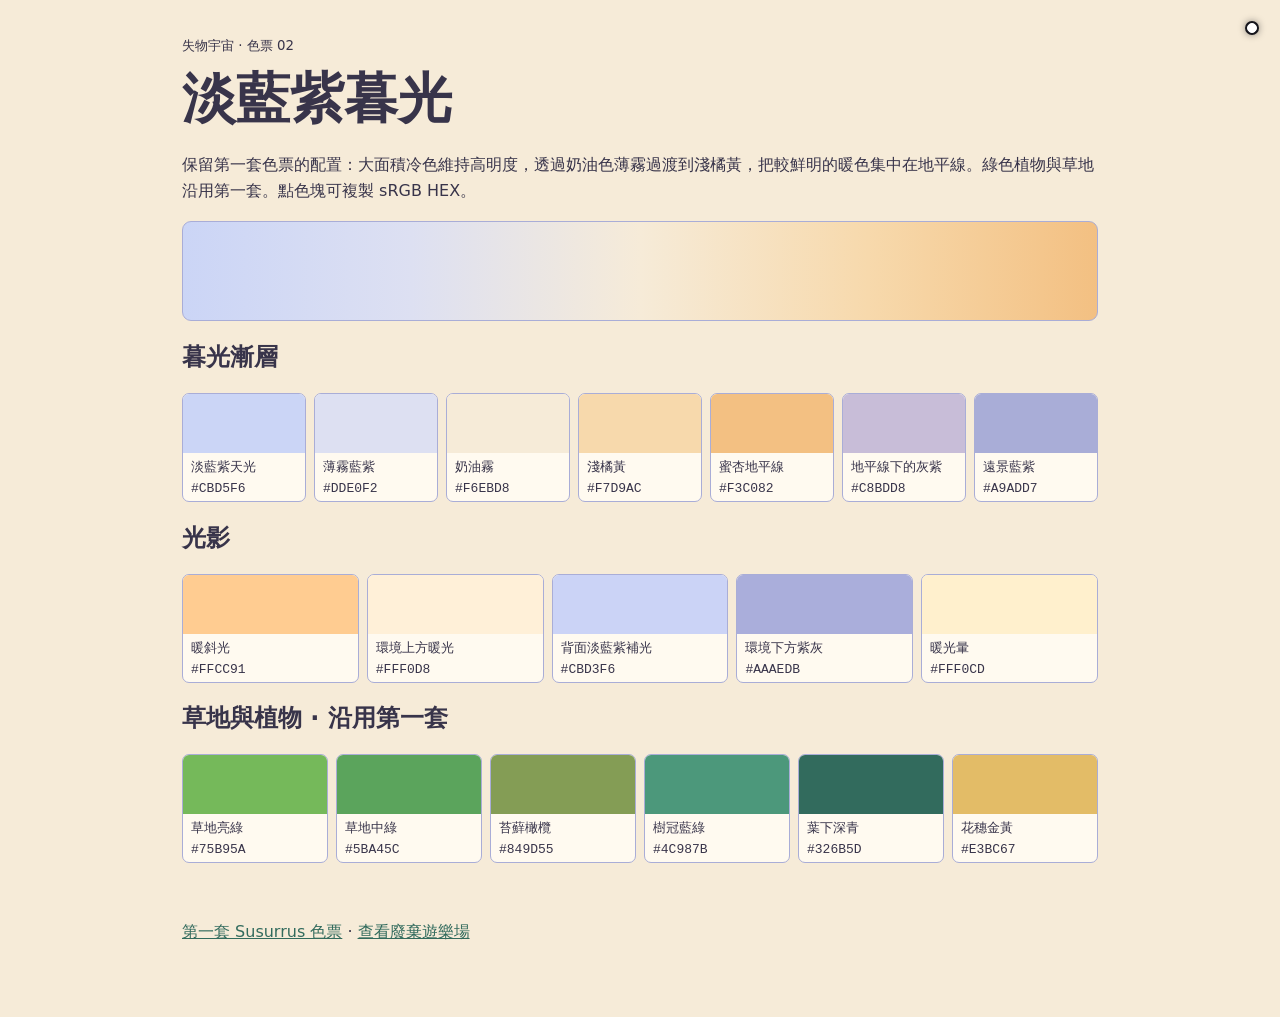
<file: lavender-dusk-palette.html>
<!doctype html><html lang="zh-Hant"><meta charset="utf-8"><meta name="viewport" content="width=device-width,initial-scale=1"><title>失物宇宙｜淡藍紫暮光色票</title>
<link rel="stylesheet" href="mobile-preview.css">
<script defer src="mobile-preview.js"></script>
<style>
*{box-sizing:border-box}body{margin:0;background:#f6ebd8;color:#38344a;font-family:system-ui,sans-serif}main{max-width:960px;margin:auto;padding:35px 22px 55px}h1{margin:.15em 0;font-size:clamp(30px,6vw,54px)}p{line-height:1.65}.band{height:100px;border-radius:9px;background:linear-gradient(90deg,#CBD5F6,#DDE0F2,#F6EBD8,#F7D9AC,#F3C082);border:1px solid #a9add7}.grid{display:grid;grid-template-columns:repeat(auto-fit,minmax(106px,1fr));gap:8px}button{background:#fffaf0;color:inherit;border:1px solid #a9add7;border-radius:7px;overflow:hidden;text-align:left;cursor:pointer;padding:0;font:inherit}.chip{height:59px;display:block;background:var(--swatch)}.label,code{display:block;margin:5px 8px;font-size:13px}#status{min-height:1.5em}a{color:#326b5d}
</style><main><small>失物宇宙 · 色票 02</small><h1>淡藍紫暮光</h1><p>保留第一套色票的配置：大面積冷色維持高明度，透過奶油色薄霧過渡到淺橘黃，把較鮮明的暖色集中在地平線。綠色植物與草地沿用第一套。點色塊可複製 sRGB HEX。</p><div class="band" role="img" aria-label="淡藍紫經奶油白過渡到淺橘黃"></div><section><h2>暮光漸層</h2><div class="grid"><button type="button" data-hex="#CBD5F6" aria-label="複製 淡藍紫天光 #CBD5F6"><span class="chip" style="--swatch:#CBD5F6"></span><span class="label">淡藍紫天光</span><code>#CBD5F6</code></button><button type="button" data-hex="#DDE0F2" aria-label="複製 薄霧藍紫 #DDE0F2"><span class="chip" style="--swatch:#DDE0F2"></span><span class="label">薄霧藍紫</span><code>#DDE0F2</code></button><button type="button" data-hex="#F6EBD8" aria-label="複製 奶油霧 #F6EBD8"><span class="chip" style="--swatch:#F6EBD8"></span><span class="label">奶油霧</span><code>#F6EBD8</code></button><button type="button" data-hex="#F7D9AC" aria-label="複製 淺橘黃 #F7D9AC"><span class="chip" style="--swatch:#F7D9AC"></span><span class="label">淺橘黃</span><code>#F7D9AC</code></button><button type="button" data-hex="#F3C082" aria-label="複製 蜜杏地平線 #F3C082"><span class="chip" style="--swatch:#F3C082"></span><span class="label">蜜杏地平線</span><code>#F3C082</code></button><button type="button" data-hex="#C8BDD8" aria-label="複製 地平線下的灰紫 #C8BDD8"><span class="chip" style="--swatch:#C8BDD8"></span><span class="label">地平線下的灰紫</span><code>#C8BDD8</code></button><button type="button" data-hex="#A9ADD7" aria-label="複製 遠景藍紫 #A9ADD7"><span class="chip" style="--swatch:#A9ADD7"></span><span class="label">遠景藍紫</span><code>#A9ADD7</code></button></div></section><section><h2>光影</h2><div class="grid"><button type="button" data-hex="#FFCC91" aria-label="複製 暖斜光 #FFCC91"><span class="chip" style="--swatch:#FFCC91"></span><span class="label">暖斜光</span><code>#FFCC91</code></button><button type="button" data-hex="#FFF0D8" aria-label="複製 環境上方暖光 #FFF0D8"><span class="chip" style="--swatch:#FFF0D8"></span><span class="label">環境上方暖光</span><code>#FFF0D8</code></button><button type="button" data-hex="#CBD3F6" aria-label="複製 背面淡藍紫補光 #CBD3F6"><span class="chip" style="--swatch:#CBD3F6"></span><span class="label">背面淡藍紫補光</span><code>#CBD3F6</code></button><button type="button" data-hex="#AAAEDB" aria-label="複製 環境下方紫灰 #AAAEDB"><span class="chip" style="--swatch:#AAAEDB"></span><span class="label">環境下方紫灰</span><code>#AAAEDB</code></button><button type="button" data-hex="#FFF0CD" aria-label="複製 暖光暈 #FFF0CD"><span class="chip" style="--swatch:#FFF0CD"></span><span class="label">暖光暈</span><code>#FFF0CD</code></button></div></section><section><h2>草地與植物 · 沿用第一套</h2><div class="grid"><button type="button" data-hex="#75B95A" aria-label="複製 草地亮綠 #75B95A"><span class="chip" style="--swatch:#75B95A"></span><span class="label">草地亮綠</span><code>#75B95A</code></button><button type="button" data-hex="#5BA45C" aria-label="複製 草地中綠 #5BA45C"><span class="chip" style="--swatch:#5BA45C"></span><span class="label">草地中綠</span><code>#5BA45C</code></button><button type="button" data-hex="#849D55" aria-label="複製 苔蘚橄欖 #849D55"><span class="chip" style="--swatch:#849D55"></span><span class="label">苔蘚橄欖</span><code>#849D55</code></button><button type="button" data-hex="#4C987B" aria-label="複製 樹冠藍綠 #4C987B"><span class="chip" style="--swatch:#4C987B"></span><span class="label">樹冠藍綠</span><code>#4C987B</code></button><button type="button" data-hex="#326B5D" aria-label="複製 葉下深青 #326B5D"><span class="chip" style="--swatch:#326B5D"></span><span class="label">葉下深青</span><code>#326B5D</code></button><button type="button" data-hex="#E3BC67" aria-label="複製 花穗金黃 #E3BC67"><span class="chip" style="--swatch:#E3BC67"></span><span class="label">花穗金黃</span><code>#E3BC67</code></button></div></section><p id="status" role="status"></p><p><a href="susurrus-palette.html">第一套 Susurrus 色票</a> · <a href="abandoned-playground.html">查看廢棄遊樂場</a></p></main><script>
document.querySelector('main').addEventListener('click',async e=>{
 const button=e.target.closest('[data-hex]');if(!button)return;
 const status=document.getElementById('status');
 try{await navigator.clipboard.writeText(button.dataset.hex);status.textContent='已複製 '+button.dataset.hex;}
 catch{const range=document.createRange();range.selectNodeContents(button.querySelector('code'));const selection=window.getSelection();selection.removeAllRanges();selection.addRange(range);status.textContent='已選取色碼，按 Ctrl+C 複製';}
});
</script></html>
</file>
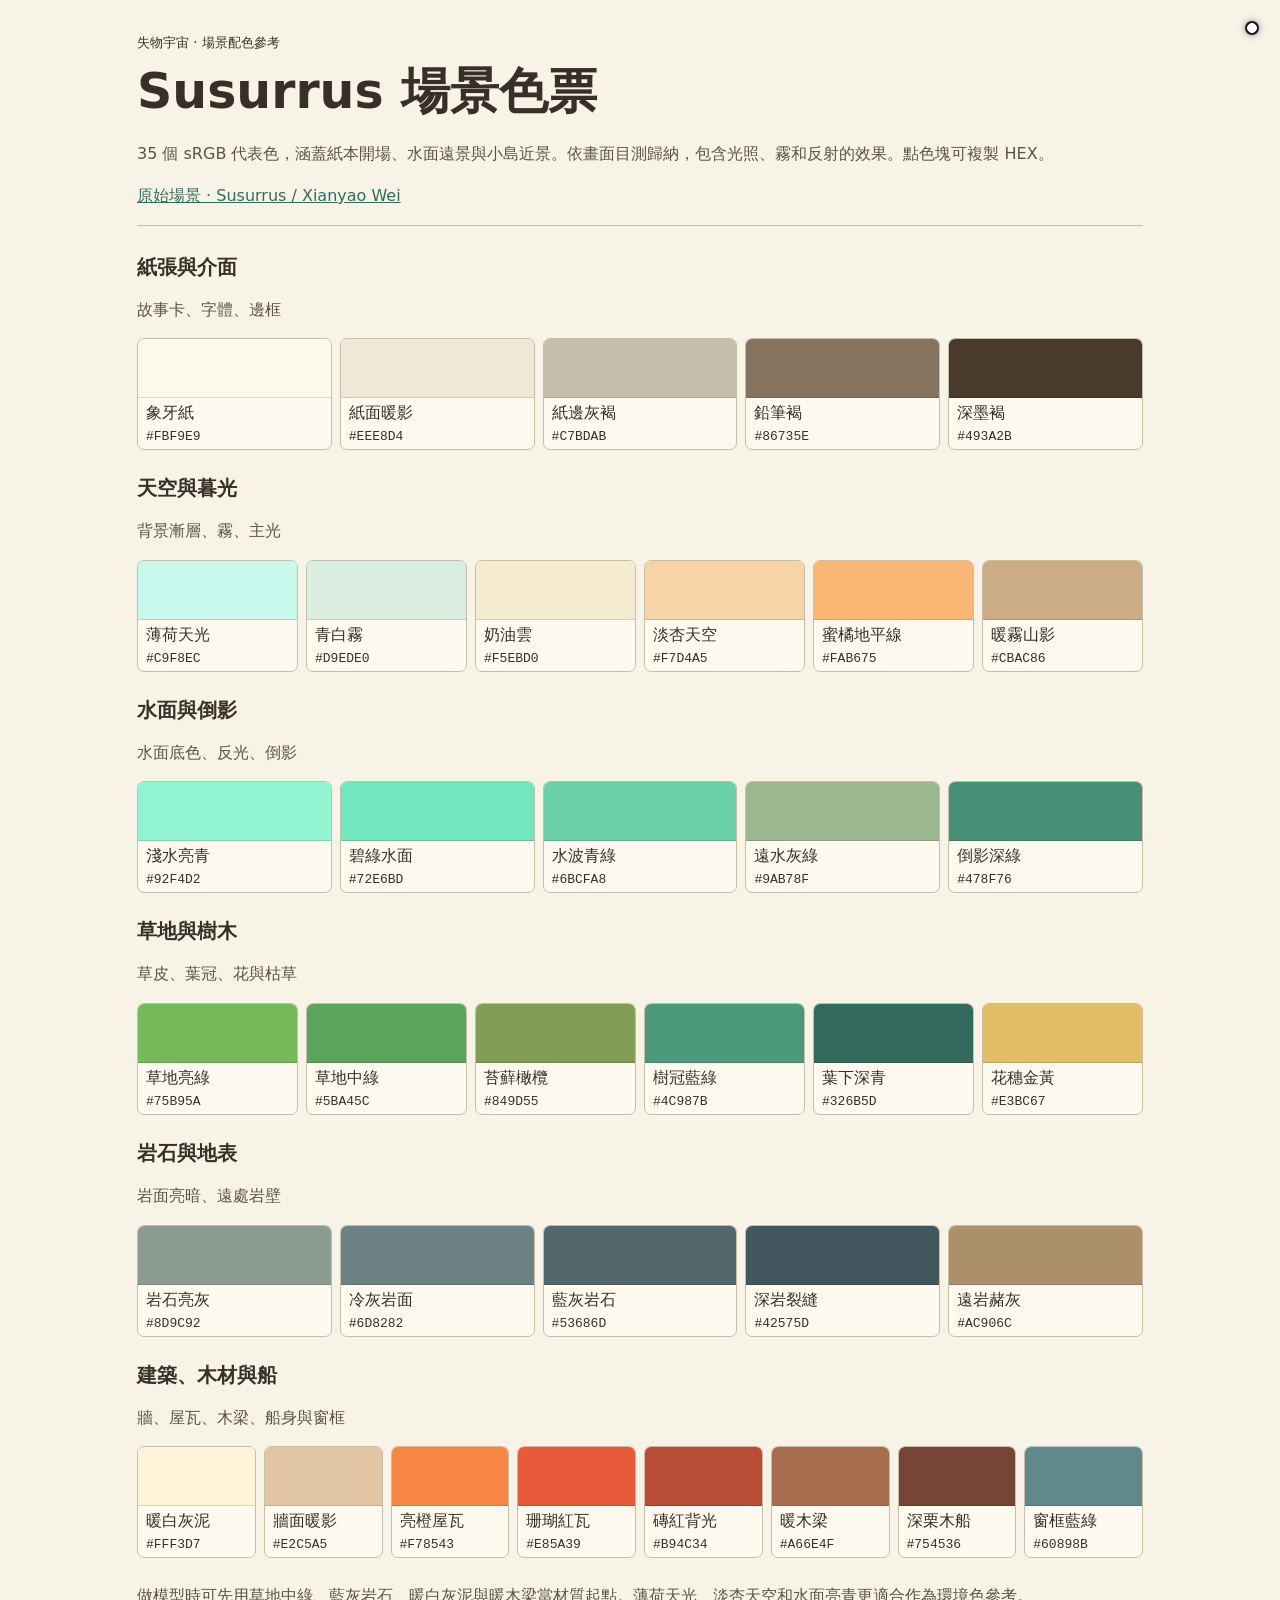
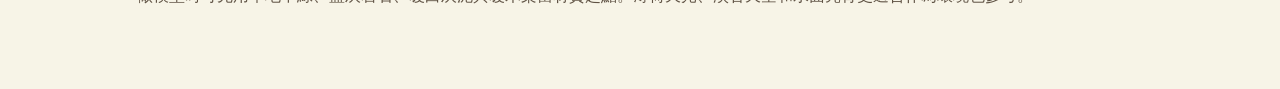
<file: susurrus-palette.html>
<!doctype html><html lang="zh-Hant"><meta charset="utf-8"><meta name="viewport" content="width=device-width,initial-scale=1"><title>Susurrus｜場景色票</title>
<link rel="stylesheet" href="mobile-preview.css">
<script defer src="mobile-preview.js"></script>
<style>
*{box-sizing:border-box}body{margin:0;background:#f7f4e7;color:#392f26;font-family:system-ui,sans-serif}main{max-width:1050px;margin:auto;padding:32px 22px 64px}header{border-bottom:1px solid #c7bdab;margin-bottom:28px}h1{font-size:clamp(30px,5vw,49px);margin:.15em 0}p{line-height:1.6;color:#5f5244}h2{margin:0;font-size:20px}section{margin:25px 0}.grid{display:grid;grid-template-columns:repeat(auto-fit,minmax(116px,1fr));gap:8px}button{display:block;width:100%;border:1px solid #c7bdab;border-radius:7px;background:#fffaf0;color:inherit;padding:0;text-align:left;overflow:hidden;cursor:pointer;font:inherit}.chip{display:block;height:59px;background:var(--swatch);border-bottom:1px solid #0002}.name,code{display:block;margin:5px 8px}code{font-size:13px}a{color:#326b5d}.notice{position:fixed;bottom:12px;right:12px;padding:8px 12px;background:#493a2b;color:#fff;min-height:1em;border-radius:6px}.notice:empty{display:none}</style><main><header><small>失物宇宙 · 場景配色參考</small><h1>Susurrus 場景色票</h1><p>35 個 sRGB 代表色，涵蓋紙本開場、水面遠景與小島近景。依畫面目測歸納，包含光照、霧和反射的效果。點色塊可複製 HEX。</p><p><a href="https://susurrus.vercel.app/">原始場景 · Susurrus / Xianyao Wei</a></p></header><section><h2>紙張與介面</h2><p>故事卡、字體、邊框</p><div class="grid"><button type="button" data-hex="#FBF9E9" aria-label="複製象牙紙 #FBF9E9"><span class="chip" style="--swatch:#FBF9E9"></span><span class="name">象牙紙</span><code>#FBF9E9</code></button><button type="button" data-hex="#EEE8D4" aria-label="複製紙面暖影 #EEE8D4"><span class="chip" style="--swatch:#EEE8D4"></span><span class="name">紙面暖影</span><code>#EEE8D4</code></button><button type="button" data-hex="#C7BDAB" aria-label="複製紙邊灰褐 #C7BDAB"><span class="chip" style="--swatch:#C7BDAB"></span><span class="name">紙邊灰褐</span><code>#C7BDAB</code></button><button type="button" data-hex="#86735E" aria-label="複製鉛筆褐 #86735E"><span class="chip" style="--swatch:#86735E"></span><span class="name">鉛筆褐</span><code>#86735E</code></button><button type="button" data-hex="#493A2B" aria-label="複製深墨褐 #493A2B"><span class="chip" style="--swatch:#493A2B"></span><span class="name">深墨褐</span><code>#493A2B</code></button></div></section><section><h2>天空與暮光</h2><p>背景漸層、霧、主光</p><div class="grid"><button type="button" data-hex="#C9F8EC" aria-label="複製薄荷天光 #C9F8EC"><span class="chip" style="--swatch:#C9F8EC"></span><span class="name">薄荷天光</span><code>#C9F8EC</code></button><button type="button" data-hex="#D9EDE0" aria-label="複製青白霧 #D9EDE0"><span class="chip" style="--swatch:#D9EDE0"></span><span class="name">青白霧</span><code>#D9EDE0</code></button><button type="button" data-hex="#F5EBD0" aria-label="複製奶油雲 #F5EBD0"><span class="chip" style="--swatch:#F5EBD0"></span><span class="name">奶油雲</span><code>#F5EBD0</code></button><button type="button" data-hex="#F7D4A5" aria-label="複製淡杏天空 #F7D4A5"><span class="chip" style="--swatch:#F7D4A5"></span><span class="name">淡杏天空</span><code>#F7D4A5</code></button><button type="button" data-hex="#FAB675" aria-label="複製蜜橘地平線 #FAB675"><span class="chip" style="--swatch:#FAB675"></span><span class="name">蜜橘地平線</span><code>#FAB675</code></button><button type="button" data-hex="#CBAC86" aria-label="複製暖霧山影 #CBAC86"><span class="chip" style="--swatch:#CBAC86"></span><span class="name">暖霧山影</span><code>#CBAC86</code></button></div></section><section><h2>水面與倒影</h2><p>水面底色、反光、倒影</p><div class="grid"><button type="button" data-hex="#92F4D2" aria-label="複製淺水亮青 #92F4D2"><span class="chip" style="--swatch:#92F4D2"></span><span class="name">淺水亮青</span><code>#92F4D2</code></button><button type="button" data-hex="#72E6BD" aria-label="複製碧綠水面 #72E6BD"><span class="chip" style="--swatch:#72E6BD"></span><span class="name">碧綠水面</span><code>#72E6BD</code></button><button type="button" data-hex="#6BCFA8" aria-label="複製水波青綠 #6BCFA8"><span class="chip" style="--swatch:#6BCFA8"></span><span class="name">水波青綠</span><code>#6BCFA8</code></button><button type="button" data-hex="#9AB78F" aria-label="複製遠水灰綠 #9AB78F"><span class="chip" style="--swatch:#9AB78F"></span><span class="name">遠水灰綠</span><code>#9AB78F</code></button><button type="button" data-hex="#478F76" aria-label="複製倒影深綠 #478F76"><span class="chip" style="--swatch:#478F76"></span><span class="name">倒影深綠</span><code>#478F76</code></button></div></section><section><h2>草地與樹木</h2><p>草皮、葉冠、花與枯草</p><div class="grid"><button type="button" data-hex="#75B95A" aria-label="複製草地亮綠 #75B95A"><span class="chip" style="--swatch:#75B95A"></span><span class="name">草地亮綠</span><code>#75B95A</code></button><button type="button" data-hex="#5BA45C" aria-label="複製草地中綠 #5BA45C"><span class="chip" style="--swatch:#5BA45C"></span><span class="name">草地中綠</span><code>#5BA45C</code></button><button type="button" data-hex="#849D55" aria-label="複製苔蘚橄欖 #849D55"><span class="chip" style="--swatch:#849D55"></span><span class="name">苔蘚橄欖</span><code>#849D55</code></button><button type="button" data-hex="#4C987B" aria-label="複製樹冠藍綠 #4C987B"><span class="chip" style="--swatch:#4C987B"></span><span class="name">樹冠藍綠</span><code>#4C987B</code></button><button type="button" data-hex="#326B5D" aria-label="複製葉下深青 #326B5D"><span class="chip" style="--swatch:#326B5D"></span><span class="name">葉下深青</span><code>#326B5D</code></button><button type="button" data-hex="#E3BC67" aria-label="複製花穗金黃 #E3BC67"><span class="chip" style="--swatch:#E3BC67"></span><span class="name">花穗金黃</span><code>#E3BC67</code></button></div></section><section><h2>岩石與地表</h2><p>岩面亮暗、遠處岩壁</p><div class="grid"><button type="button" data-hex="#8D9C92" aria-label="複製岩石亮灰 #8D9C92"><span class="chip" style="--swatch:#8D9C92"></span><span class="name">岩石亮灰</span><code>#8D9C92</code></button><button type="button" data-hex="#6D8282" aria-label="複製冷灰岩面 #6D8282"><span class="chip" style="--swatch:#6D8282"></span><span class="name">冷灰岩面</span><code>#6D8282</code></button><button type="button" data-hex="#53686D" aria-label="複製藍灰岩石 #53686D"><span class="chip" style="--swatch:#53686D"></span><span class="name">藍灰岩石</span><code>#53686D</code></button><button type="button" data-hex="#42575D" aria-label="複製深岩裂縫 #42575D"><span class="chip" style="--swatch:#42575D"></span><span class="name">深岩裂縫</span><code>#42575D</code></button><button type="button" data-hex="#AC906C" aria-label="複製遠岩赭灰 #AC906C"><span class="chip" style="--swatch:#AC906C"></span><span class="name">遠岩赭灰</span><code>#AC906C</code></button></div></section><section><h2>建築、木材與船</h2><p>牆、屋瓦、木梁、船身與窗框</p><div class="grid"><button type="button" data-hex="#FFF3D7" aria-label="複製暖白灰泥 #FFF3D7"><span class="chip" style="--swatch:#FFF3D7"></span><span class="name">暖白灰泥</span><code>#FFF3D7</code></button><button type="button" data-hex="#E2C5A5" aria-label="複製牆面暖影 #E2C5A5"><span class="chip" style="--swatch:#E2C5A5"></span><span class="name">牆面暖影</span><code>#E2C5A5</code></button><button type="button" data-hex="#F78543" aria-label="複製亮橙屋瓦 #F78543"><span class="chip" style="--swatch:#F78543"></span><span class="name">亮橙屋瓦</span><code>#F78543</code></button><button type="button" data-hex="#E85A39" aria-label="複製珊瑚紅瓦 #E85A39"><span class="chip" style="--swatch:#E85A39"></span><span class="name">珊瑚紅瓦</span><code>#E85A39</code></button><button type="button" data-hex="#B94C34" aria-label="複製磚紅背光 #B94C34"><span class="chip" style="--swatch:#B94C34"></span><span class="name">磚紅背光</span><code>#B94C34</code></button><button type="button" data-hex="#A66E4F" aria-label="複製暖木梁 #A66E4F"><span class="chip" style="--swatch:#A66E4F"></span><span class="name">暖木梁</span><code>#A66E4F</code></button><button type="button" data-hex="#754536" aria-label="複製深栗木船 #754536"><span class="chip" style="--swatch:#754536"></span><span class="name">深栗木船</span><code>#754536</code></button><button type="button" data-hex="#60898B" aria-label="複製窗框藍綠 #60898B"><span class="chip" style="--swatch:#60898B"></span><span class="name">窗框藍綠</span><code>#60898B</code></button></div></section><p>做模型時可先用草地中綠、藍灰岩石、暖白灰泥與暖木梁當材質起點。薄荷天光、淡杏天空和水面亮青更適合作為環境色參考。</p></main><div class="notice" role="status"></div><script>
let timer;
document.querySelector('main').addEventListener('click',async event=>{
 const button=event.target.closest('[data-hex]');
 if(!button)return;
 const hex=button.dataset.hex,status=document.querySelector('[role=status]');
 try{await navigator.clipboard.writeText(hex);status.textContent='已複製 '+hex;}
 catch{const selection=window.getSelection(),range=document.createRange();range.selectNodeContents(button.querySelector('code'));selection.removeAllRanges();selection.addRange(range);status.textContent='已選取 '+hex+'，按 Ctrl+C 複製';}
 clearTimeout(timer);timer=setTimeout(()=>status.textContent='',3300);
});
</script></html>
</file>
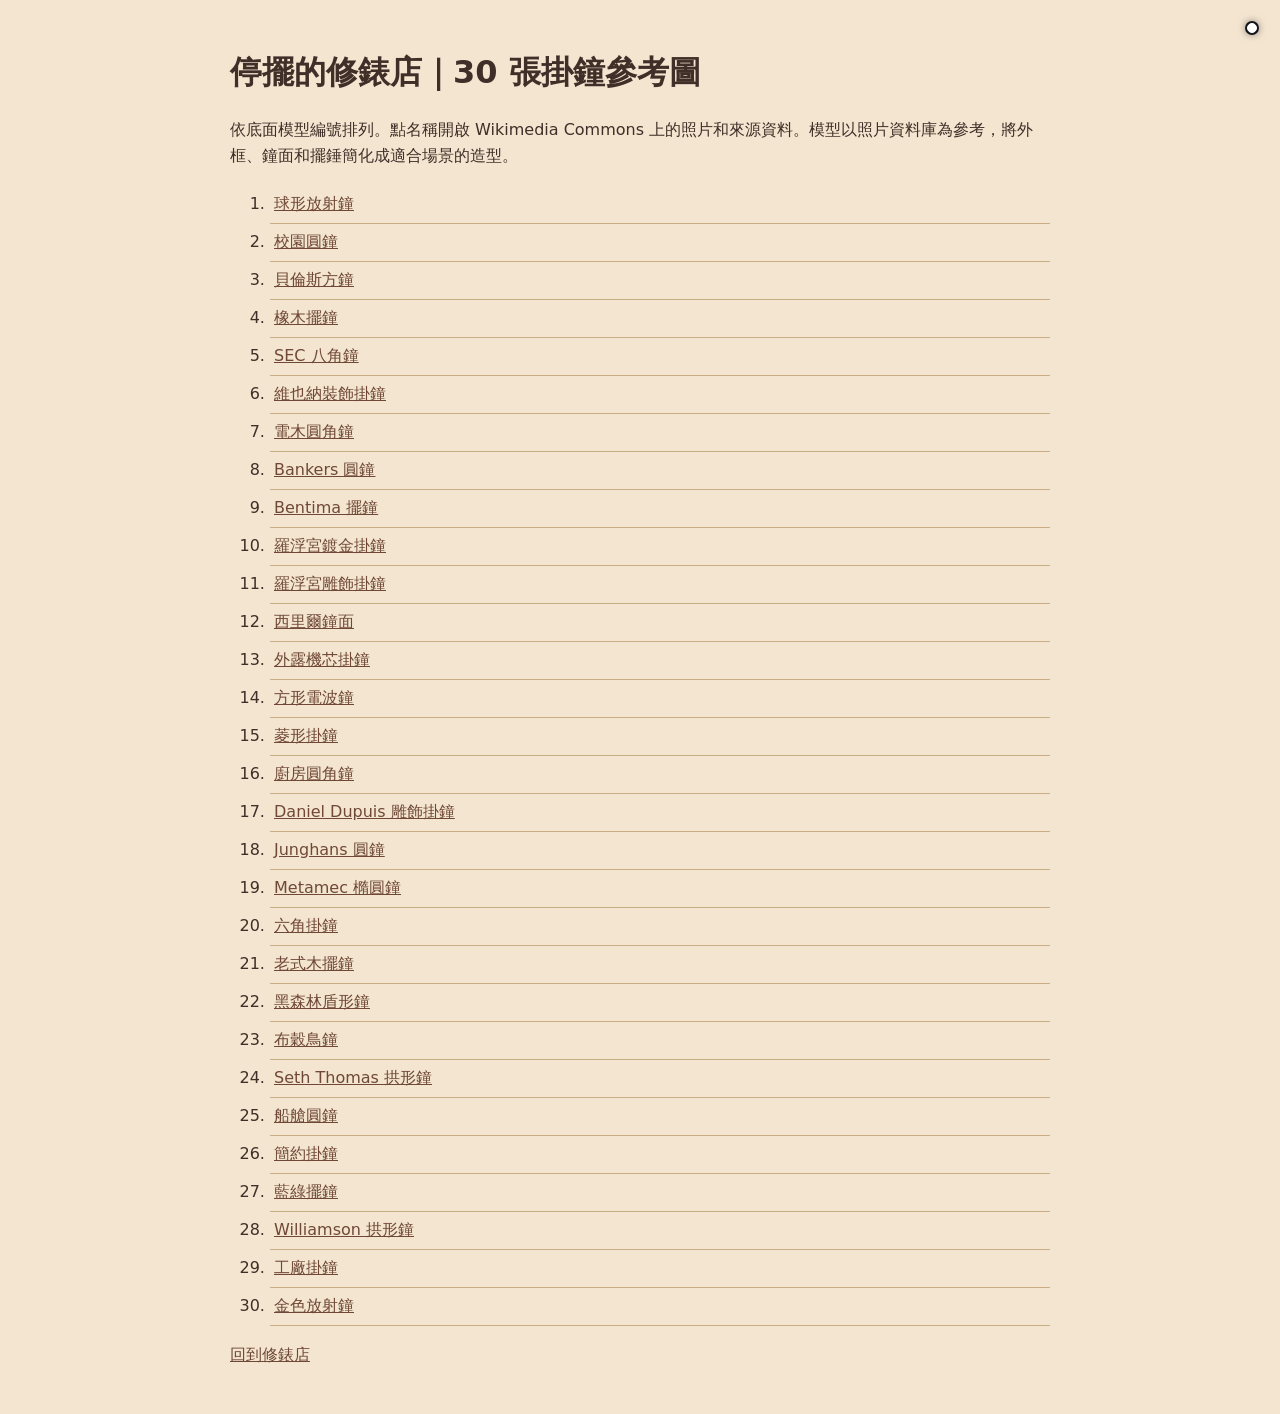
<file: watch-shop-clock-references.html>
<!doctype html><html lang="zh-Hant"><meta charset="utf-8"><meta name="viewport" content="width=device-width,initial-scale=1"><title>停擺的修錶店｜掛鐘參考圖</title>
<link rel="stylesheet" href="mobile-preview.css">
<script defer src="mobile-preview.js"></script>
<style>body{margin:0;background:#f3e5d0;color:#402f28;font-family:system-ui,sans-serif}main{max-width:820px;margin:auto;padding:30px 24px}a{color:#704837}li{padding:8px 4px;border-bottom:1px solid #c9ad84}p{line-height:1.65}</style><main><h1>停擺的修錶店｜30 張掛鐘參考圖</h1><p>依底面模型編號排列。點名稱開啟 Wikimedia Commons 上的照片和來源資料。模型以照片資料庫為參考，將外框、鐘面和擺錘簡化成適合場景的造型。</p><ol><li><a href="https://commons.wikimedia.org/wiki/File:%22Ball%22_Wall_Clock%2C_1948-1969.jpg">球形放射鐘</a></li><li><a href="https://commons.wikimedia.org/wiki/File:2016_Brooklyn_College_clock.jpg">校園圓鐘</a></li><li><a href="https://commons.wikimedia.org/wiki/File:Aeg-peter-behrens-uhr-wallclock.jpg">貝倫斯方鐘</a></li><li><a href="https://commons.wikimedia.org/wiki/File:Antique_wall_clock.jpg">橡木擺鐘</a></li><li><a href="https://commons.wikimedia.org/wiki/File:Antique_Wooden_SEC_Wall_Clock.jpg">SEC 八角鐘</a></li><li><a href="https://commons.wikimedia.org/wiki/File:At_Clock_museum%2C_Vienna_2025_028_-_St._John_of_Nepomuk_wall_clock.jpg">維也納裝飾掛鐘</a></li><li><a href="https://commons.wikimedia.org/wiki/File:Bakelite_Museum_Williton_Clock.jpg">電木圓角鐘</a></li><li><a href="https://commons.wikimedia.org/wiki/File:Bankers_1970_Jacobsen.jpg">Bankers 圓鐘</a></li><li><a href="https://commons.wikimedia.org/wiki/File:Bentima_Mechanical_Wall_Clock.jpg">Bentima 擺鐘</a></li><li><a href="https://commons.wikimedia.org/wiki/File:Cartel_d'applique_-_Mus%C3%A9e_du_Louvre_Objets_d'art_OA_6568.jpg">羅浮宮鍍金掛鐘</a></li><li><a href="https://commons.wikimedia.org/wiki/File:Cartel_d'applique%2C_L'Amour_vainqueur_du_Temps_-_Mus%C3%A9e_du_Louvre_Objets_d'art_OA_9586.jpg">羅浮宮雕飾掛鐘</a></li><li><a href="https://commons.wikimedia.org/wiki/File:Ceas_Chirilic.JPG">西里爾鐘面</a></li><li><a href="https://commons.wikimedia.org/wiki/File:Escapement_clock.JPG">外露機芯掛鐘</a></li><li><a href="https://commons.wikimedia.org/wiki/File:Funkuhr.JPG">方形電波鐘</a></li><li><a href="https://commons.wikimedia.org/wiki/File:Interesting_Wall_Clock_(41511937040).jpg">菱形掛鐘</a></li><li><a href="https://commons.wikimedia.org/wiki/File:Kuchenny_zegar_%C5%9Bcienny_-_2024.10.27.jpg">廚房圓角鐘</a></li><li><a href="https://commons.wikimedia.org/wiki/File:Maison_Leon_Losseau_-_grand_salon_-_horloge_Daniel_Dupuis.jpg">Daniel Dupuis 雕飾掛鐘</a></li><li><a href="https://commons.wikimedia.org/wiki/File:Max_Bill_Junghans.jpg">Junghans 圓鐘</a></li><li><a href="https://commons.wikimedia.org/wiki/File:Metamec_Electric_Wall_Clock.jpg">Metamec 橢圓鐘</a></li><li><a href="https://commons.wikimedia.org/wiki/File:N%C3%A1stenn%C3%A9_hodiny_-a.jpg">六角掛鐘</a></li><li><a href="https://commons.wikimedia.org/wiki/File:Old_wall_clock.IMG_20200428_173656.jpg">老式木擺鐘</a></li><li><a href="https://commons.wikimedia.org/wiki/File:Schwarzwald_Figurenuhr_c1840.jpg">黑森林盾形鐘</a></li><li><a href="https://commons.wikimedia.org/wiki/File:Schwarzw%C3%A4lder_Kuckucksuhr.jpg">布穀鳥鐘</a></li><li><a href="https://commons.wikimedia.org/wiki/File:Seth_Thomas_Clock.jpg">Seth Thomas 拱形鐘</a></li><li><a href="https://commons.wikimedia.org/wiki/File:Ship's_Clock_Clock_(pingnews)_(2849011114).jpg">船艙圓鐘</a></li><li><a href="https://commons.wikimedia.org/wiki/File:Simple_modern_style_battery_driven_wall_clock.jpg">簡約掛鐘</a></li><li><a href="https://commons.wikimedia.org/wiki/File:Wall_Clock_with_Pendulum.jpg">藍綠擺鐘</a></li><li><a href="https://commons.wikimedia.org/wiki/File:Wall_clock%2C_Williamson_Art_Gallery.jpg">Williamson 拱形鐘</a></li><li><a href="https://commons.wikimedia.org/wiki/File:Fabrikuhr_VLM.jpg">工廠掛鐘</a></li><li><a href="https://commons.wikimedia.org/wiki/File:Golden_Wall_watch.jpg">金色放射鐘</a></li></ol><p><a href="ruined-watch-shop.html">回到修錶店</a></p></main></html>
</file>
<file: mobile-preview.css>
.mobile-preview-toggle {
  position: fixed;
  top: 8px;
  right: 8px;
  z-index: 2147483647;
  display: grid;
  width: 40px;
  height: 40px;
  padding: 0;
  place-items: center;
  border: 0;
  border-radius: 50%;
  background: transparent;
  cursor: pointer;
}

.mobile-preview-toggle::before {
  content: "";
  width: 10px;
  height: 10px;
  box-sizing: border-box;
  border: 1px solid #fff;
  border-radius: 50%;
  background: #fff;
  box-shadow: 0 0 0 2px #15151c, 0 0 8px #15151c;
}

.mobile-preview-toggle[aria-pressed="true"]::before {
  background: #15151c;
}

.mobile-preview-toggle:focus-visible {
  outline: 2px solid #fff;
  box-shadow: 0 0 0 2px #15151c;
}

.mobile-preview-dialog {
  position: fixed;
  inset: 0;
  box-sizing: border-box;
  width: 100%;
  height: 100%;
  max-width: none;
  max-height: none;
  margin: 0;
  padding: 0;
  border: 0;
  background: #101017;
}

.mobile-preview-dialog[open] {
  display: grid;
  place-items: center;
}

.mobile-preview-frame {
  display: block;
  width: min(430px, calc(100vw - 24px), calc((100dvh - 32px) * 9 / 19.5));
  aspect-ratio: 9 / 19.5;
  border: 0;
  border-radius: 12px;
  background: #101017;
  box-shadow: 0 0 0 1px #ffffff30;
}

@media (pointer: fine) {
  body:has(> .mobile-preview-toggle) .route-map {
    right: calc(max(10px, env(safe-area-inset-right)) + 42px);
  }
}

@media (min-width: 641px) and (pointer: fine) {
  body:has(> .mobile-preview-toggle) #radio-ui {
    right: calc(max(10px, env(safe-area-inset-right)) + 9rem + 42px);
  }
}

@media (pointer: coarse), (pointer: none) {
  .mobile-preview-toggle[aria-pressed="false"] {
    display: none;
  }
}
</file>
